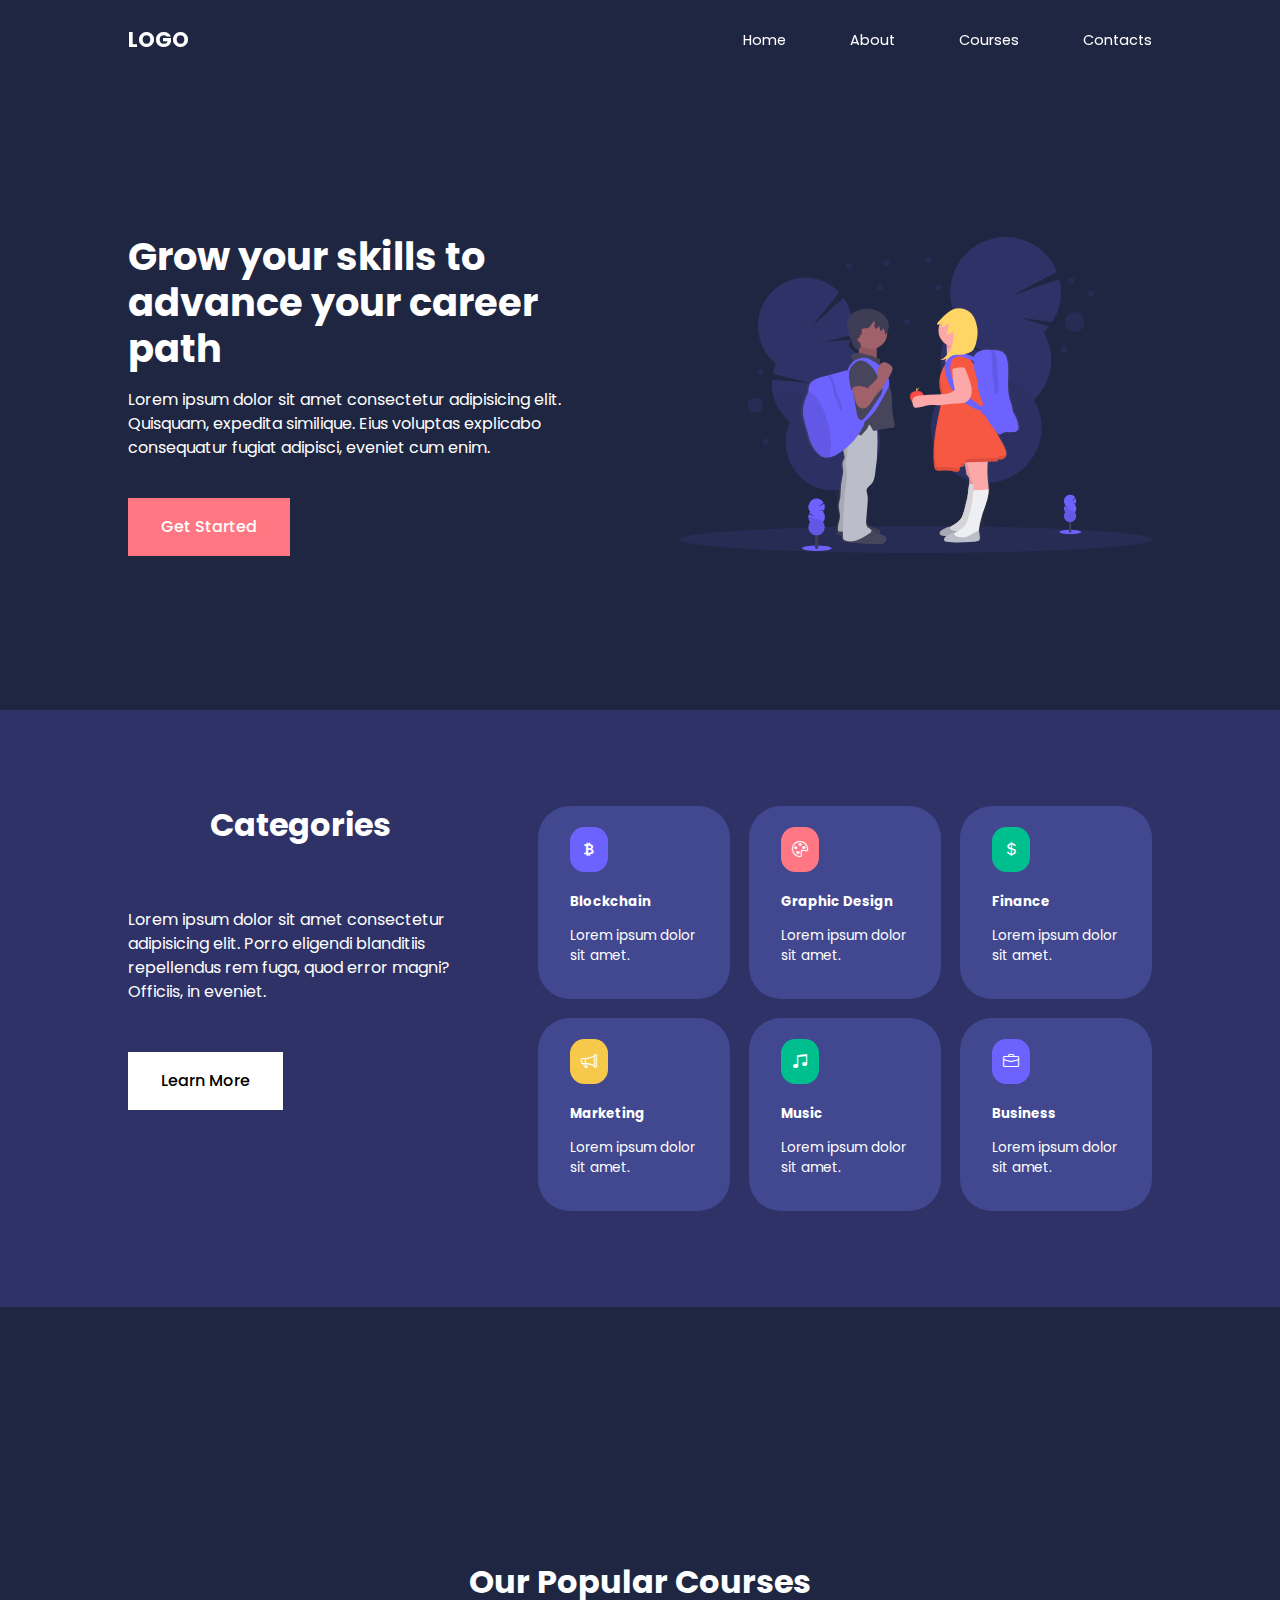
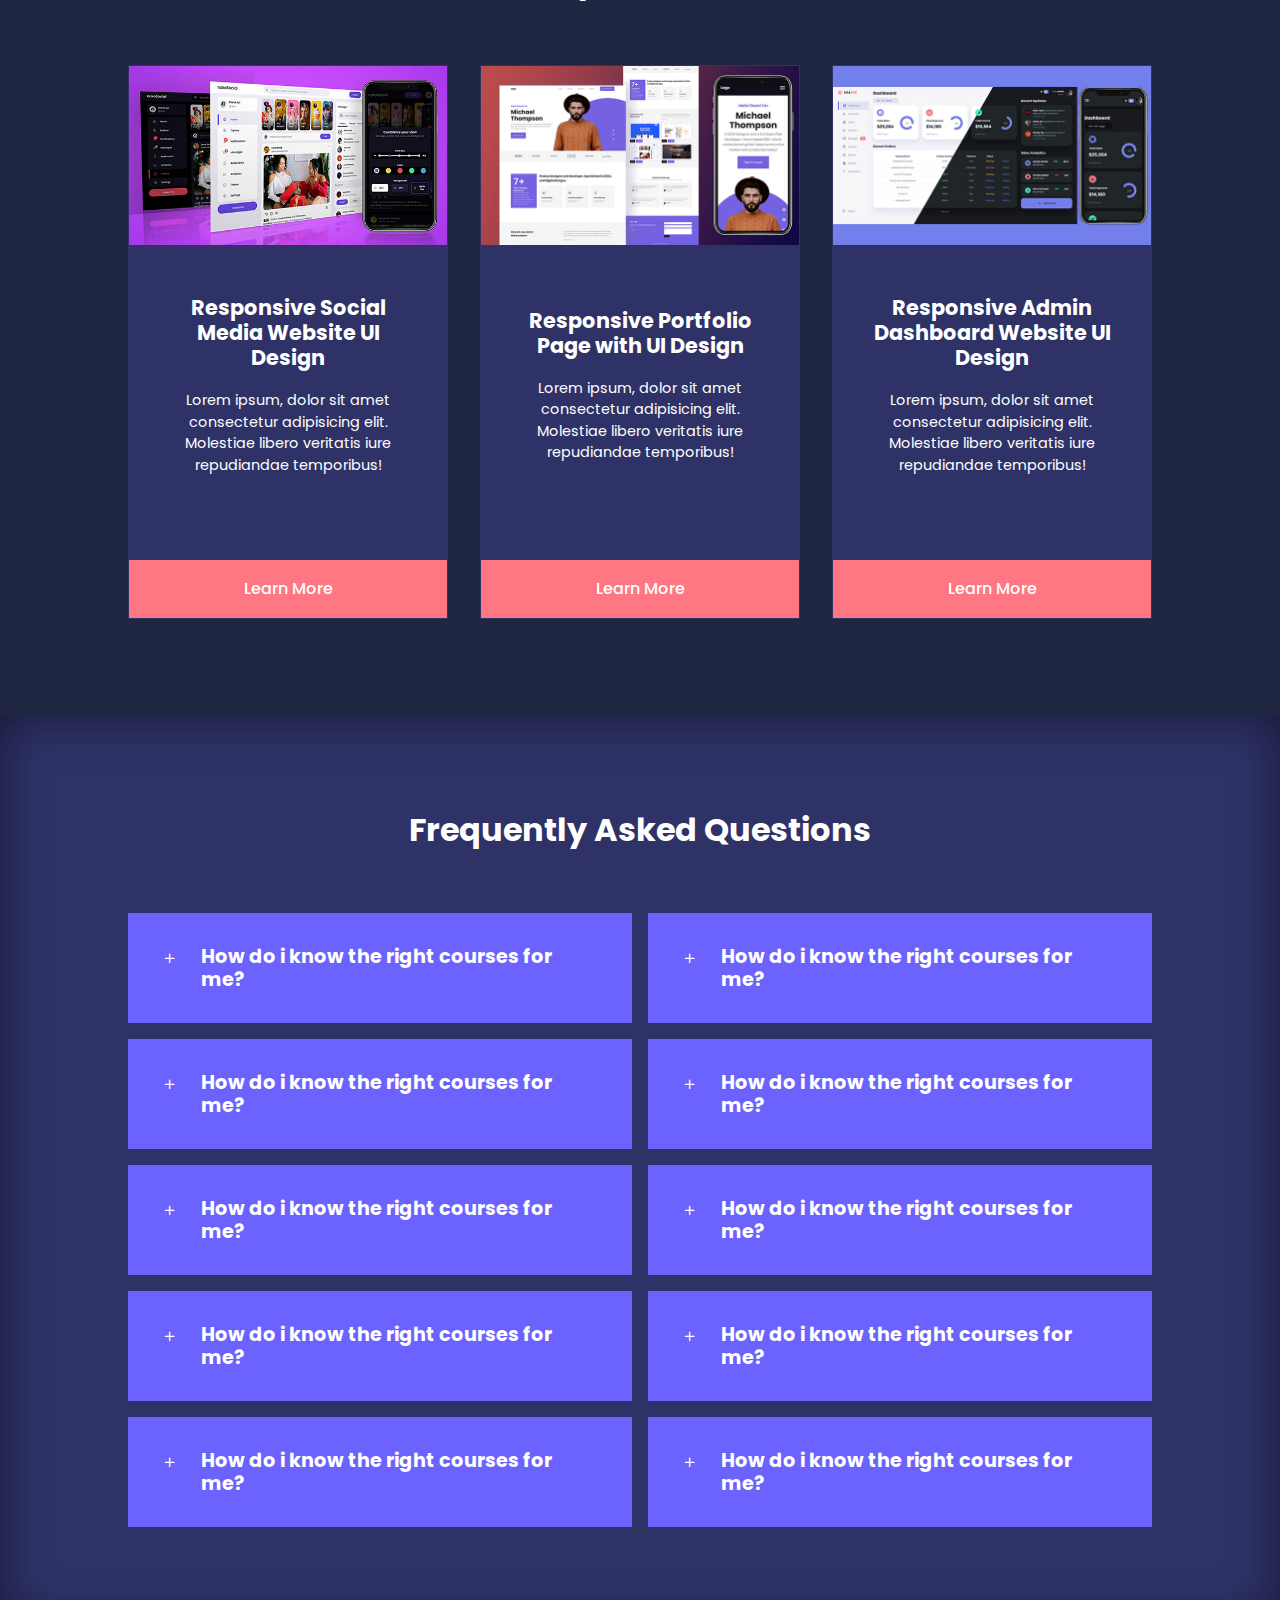
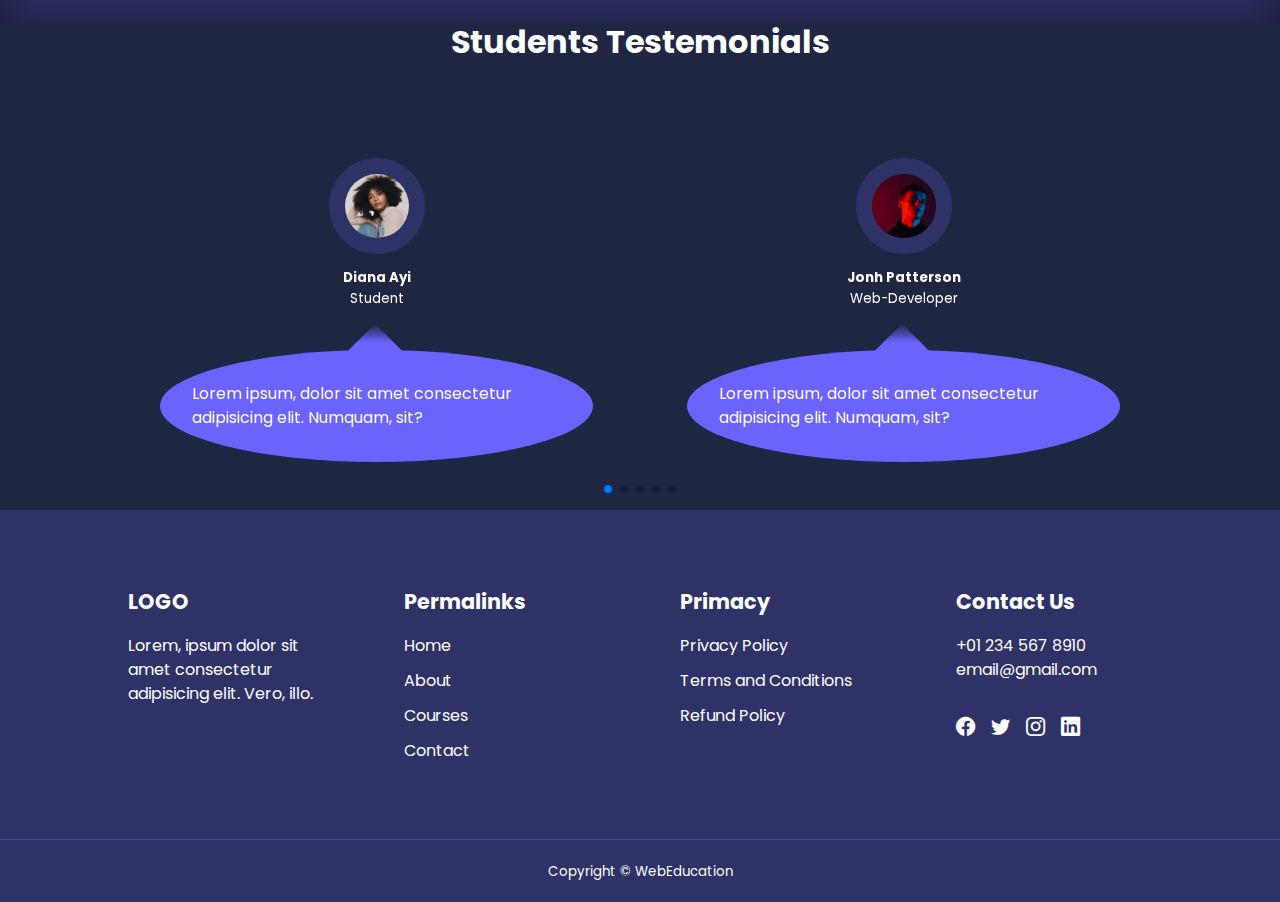
<file: index.html>
<!DOCTYPE html>
<html lang="en">
  <head>
    <meta charset="UTF-8" />
    <meta http-equiv="X-UA-Compatible" content="IE=edge" />
    <meta name="viewport" content="width=device-width, initial-scale=1.0" />
    <title>
      Responsive Multipage Education Website Using HTML / CSS / JavaScript
    </title>
    <link rel="stylesheet" href="./css/main_page/index.css" />
    <!-- Bootstrap Icons -->
    <link
      rel="stylesheet"
      href="https://cdn.jsdelivr.net/npm/bootstrap-icons@1.5.0/font/bootstrap-icons.css"
    />
    <!-- Google Fonts -->
    <link
      href="https://fonts.googleapis.com/css2?family=Montserrat:ital,wght@0,700;1,900&display=swap"
      rel="stylesheet"
    />
    <!--SwiperJS cdn -->
    <link
      rel="stylesheet"
      href="https://unpkg.com/swiper@8/swiper-bundle.min.css"
    />
  </head>

  <body>
    <nav>
      <div class="container nav__container">
        <a href="index.html">
          <h4>LOGO</h4>
        </a>
        <ul class="nav__menu">
          <li><a href="index.html">Home</a></li>
          <li><a href="about.html">About</a></li>
          <li><a href="courses.html">Courses</a></li>
          <li><a href="contacts.html">Contacts</a></li>
        </ul>
        <button id="open-menu-btn">
          <i class="bi bi-list"></i>
        </button>
        <button id="close-menu-btn">
          <i class="bi bi-x"></i>
        </button>
      </div>
    </nav>

    <header>
      <div class="container header__container">
        <div class="header__left">
          <h1>Grow your skills to advance your career path</h1>
          <p>
            Lorem ipsum dolor sit amet consectetur adipisicing elit. Quisquam,
            expedita similique. Eius voluptas explicabo consequatur fugiat
            adipisci, eveniet cum enim.
          </p>
          <a href="courses.html" class="btn btn-primary">Get Started</a>
        </div>
        <div class="header__right">
          <div class="header__right-image">
            <img src="./images/header.svg" alt="header imgs" />
          </div>
        </div>
      </div>
    </header>

    <section class="categories">
      <div class="container categories__container">
        <div class="categories__left">
          <h2>Categories</h2>
          <p>
            Lorem ipsum dolor sit amet consectetur adipisicing elit. Porro
            eligendi blanditiis repellendus rem fuga, quod error magni?
            Officiis, in eveniet.
          </p>
          <a href="#" class="btn">Learn More</a>
        </div>
        <div class="categories__right">
          <article class="category">
            <span class="category__icon"
              ><i class="bi bi-currency-bitcoin"></i
            ></span>
            <h5>Blockchain</h5>
            <p>Lorem ipsum dolor sit amet.</p>
          </article>

          <article class="category">
            <span class="category__icon"><i class="bi bi-palette"></i></span>
            <h5>Graphic Design</h5>
            <p>Lorem ipsum dolor sit amet.</p>
          </article>

          <article class="category">
            <span class="category__icon"
              ><i class="bi bi-currency-dollar"></i
            ></span>
            <h5>Finance</h5>
            <p>Lorem ipsum dolor sit amet.</p>
          </article>
          <article class="category">
            <span class="category__icon"><i class="bi bi-megaphone"></i></span>
            <h5>Marketing</h5>
            <p>Lorem ipsum dolor sit amet.</p>
          </article>
          <article class="category">
            <span class="category__icon"
              ><i class="bi bi-music-note-beamed"></i
            ></span>
            <h5>Music</h5>
            <p>Lorem ipsum dolor sit amet.</p>
          </article>
          <article class="category">
            <span class="category__icon"><i class="bi bi-briefcase"></i></span>
            <h5>Business</h5>
            <p>Lorem ipsum dolor sit amet.</p>
          </article>
        </div>
      </div>
    </section>

    <section class="courses">
      <h2>Our Popular Courses</h2>
      <div class="container courses__container">
        <article class="course">
          <div class="course__image">
            <img src="./images/course1.jpg" alt="course1" />
          </div>
          <div class="course__info">
            <h4>Responsive Social Media Website UI Design</h4>
            <p>
              Lorem ipsum, dolor sit amet consectetur adipisicing elit.
              Molestiae libero veritatis iure repudiandae temporibus!
            </p>
          </div>
          <a href="courses.html" class="btn btn-primary">Learn More</a>
        </article>

        <article class="course">
          <div class="course__image">
            <img src="./images/course2.jpg" alt="course1" />
          </div>
          <div class="course__info">
            <h4>Responsive Portfolio Page with UI Design</h4>
            <p>
              Lorem ipsum, dolor sit amet consectetur adipisicing elit.
              Molestiae libero veritatis iure repudiandae temporibus!
            </p>
          </div>
          <a href="courses.html" class="btn btn-primary">Learn More</a>
        </article>

        <article class="course">
          <div class="course__image">
            <img src="./images/course3.jpg" alt="course1" />
          </div>
          <div class="course__info">
            <h4>Responsive Admin Dashboard Website UI Design</h4>
            <p>
              Lorem ipsum, dolor sit amet consectetur adipisicing elit.
              Molestiae libero veritatis iure repudiandae temporibus!
            </p>
          </div>
          <a href="courses.html" class="btn btn-primary">Learn More</a>
        </article>
      </div>
    </section>

    <section class="fags">
      <h2>Frequently Asked Questions</h2>
      <div class="container fags__container">
        <article class="fag">
          <div class="fag__icons">
            <i class="bi bi-plus"></i>
          </div>
          <div class="question__answer">
            <h4>How do i know the right courses for me?</h4>
            <p>
              Lorem ipsum dolor sit amet consectetur adipisicing elit. Labore,
              exercitationem!
            </p>
          </div>
        </article>

        <article class="fag">
          <div class="fag__icons">
            <i class="bi bi-plus"></i>
          </div>
          <div class="question__answer">
            <h4>How do i know the right courses for me?</h4>
            <p>
              Lorem ipsum dolor sit amet consectetur adipisicing elit. Labore,
              exercitationem!
            </p>
          </div>
        </article>

        <article class="fag">
          <div class="fag__icons">
            <i class="bi bi-plus"></i>
          </div>
          <div class="question__answer">
            <h4>How do i know the right courses for me?</h4>
            <p>
              Lorem ipsum dolor sit amet consectetur adipisicing elit. Labore,
              exercitationem!
            </p>
          </div>
        </article>

        <article class="fag">
          <div class="fag__icons">
            <i class="bi bi-plus"></i>
          </div>
          <div class="question__answer">
            <h4>How do i know the right courses for me?</h4>
            <p>
              Lorem ipsum dolor sit amet consectetur adipisicing elit. Labore,
              exercitationem!
            </p>
          </div>
        </article>

        <article class="fag">
          <div class="fag__icons">
            <i class="bi bi-plus"></i>
          </div>
          <div class="question__answer">
            <h4>How do i know the right courses for me?</h4>
            <p>
              Lorem ipsum dolor sit amet consectetur adipisicing elit. Labore,
              exercitationem!
            </p>
          </div>
        </article>

        <article class="fag">
          <div class="fag__icons">
            <i class="bi bi-plus"></i>
          </div>
          <div class="question__answer">
            <h4>How do i know the right courses for me?</h4>
            <p>
              Lorem ipsum dolor sit amet consectetur adipisicing elit. Labore,
              exercitationem!
            </p>
          </div>
        </article>

        <article class="fag">
          <div class="fag__icons">
            <i class="bi bi-plus"></i>
          </div>
          <div class="question__answer">
            <h4>How do i know the right courses for me?</h4>
            <p>
              Lorem ipsum dolor sit amet consectetur adipisicing elit. Labore,
              exercitationem!
            </p>
          </div>
        </article>

        <article class="fag">
          <div class="fag__icons">
            <i class="bi bi-plus"></i>
          </div>
          <div class="question__answer">
            <h4>How do i know the right courses for me?</h4>
            <p>
              Lorem ipsum dolor sit amet consectetur adipisicing elit. Labore,
              exercitationem!
            </p>
          </div>
        </article>

        <article class="fag">
          <div class="fag__icons">
            <i class="bi bi-plus"></i>
          </div>
          <div class="question__answer">
            <h4>How do i know the right courses for me?</h4>
            <p>
              Lorem ipsum dolor sit amet consectetur adipisicing elit. Labore,
              exercitationem!
            </p>
          </div>
        </article>

        <article class="fag">
          <div class="fag__icons">
            <i class="bi bi-plus"></i>
          </div>
          <div class="question__answer">
            <h4>How do i know the right courses for me?</h4>
            <p>
              Lorem ipsum dolor sit amet consectetur adipisicing elit. Labore,
              exercitationem!
            </p>
          </div>
        </article>
      </div>
    </section>

    <section class="container testimonial__container swiper mySwiper">
      <h2>Students Testemonials</h2>
      <div class="swiper-wrapper">
        <article class="testimonial swiper-slide">
          <div class="avatar">
            <img src="./images/avatar1.jpg" alt="testimonial" />
          </div>
          <div class="testimonial__info">
            <h5>Diana Ayi</h5>
            <small>Student</small>
          </div>
          <div class="testemonial__body">
            <p>
              Lorem ipsum, dolor sit amet consectetur adipisicing elit. Numquam,
              sit?
            </p>
          </div>
        </article>

        <article class="testimonial swiper-slide">
          <div class="avatar">
            <img src="./images/avatar2.jpg" alt="testimonial" />
          </div>
          <div class="testimonial__info">
            <h5>Jonh Patterson</h5>
            <small>Web-Developer</small>
          </div>
          <div class="testemonial__body">
            <p>
              Lorem ipsum, dolor sit amet consectetur adipisicing elit. Numquam,
              sit?
            </p>
          </div>
        </article>

        <article class="testimonial swiper-slide">
          <div class="avatar">
            <img src="./images/avatar3.jpg" alt="testimonial" />
          </div>
          <div class="testimonial__info">
            <h5>Tom Fisherman</h5>
            <small>HR</small>
          </div>
          <div class="testemonial__body">
            <p>
              Lorem ipsum, dolor sit amet consectetur adipisicing elit. Numquam,
              sit?
            </p>
          </div>
        </article>

        <article class="testimonial swiper-slide">
          <div class="avatar">
            <img src="./images/avatar4.jpg" alt="testimonial" />
          </div>
          <div class="testimonial__info">
            <h5>Allisa Teylor</h5>
            <small>Student</small>
          </div>
          <div class="testemonial__body">
            <p>
              Lorem ipsum, dolor sit amet consectetur adipisicing elit. Numquam,
              sit?
            </p>
          </div>
        </article>

        <article class="testimonial swiper-slide">
          <div class="avatar">
            <img src="./images/avatar5.jpg" alt="testimonial" />
          </div>
          <div class="testimonial__info">
            <h5>Marry Cherry</h5>
            <small>Project-seller</small>
          </div>
          <div class="testemonial__body">
            <p>
              Lorem ipsum, dolor sit amet consectetur adipisicing elit. Numquam,
              sit?
            </p>
          </div>
        </article>

        <article class="testimonial swiper-slide">
          <div class="avatar">
            <img src="./images/avatar6.jpg" alt="testimonial" />
          </div>
          <div class="testimonial__info">
            <h5>Diana Smith</h5>
            <small>Student</small>
          </div>
          <div class="testemonial__body">
            <p>
              Lorem ipsum, dolor sit amet consectetur adipisicing elit. Numquam,
              sit?
            </p>
          </div>
        </article>
      </div>
      <div class="swiper-pagination"></div>
    </section>

    <footer class="footer">
      <div class="container footer__container">
        <div class="footer__1">
          <a href="index.html" class="footer__logo">
            <h4>LOGO</h4>
          </a>
          <p>
            Lorem, ipsum dolor sit amet consectetur adipisicing elit. Vero,
            illo.
          </p>
        </div>

        <div class="footer__2">
          <h4>Permalinks</h4>
          <ul class="permalinks">
            <li><a href="index.html">Home</a></li>
            <li><a href="about.html">About</a></li>
            <li><a href="courses.html">Courses</a></li>
            <li><a href="contacts.html">Contact</a></li>
          </ul>
        </div>

        <div class="footer__3">
          <h4>Primacy</h4>
          <ul class="privacy">
            <li><a href="#">Privacy Policy</a></li>
            <li><a href="#">Terms and Conditions</a></li>
            <li><a href="#">Refund Policy</a></li>
          </ul>
        </div>

        <div class="footer__4">
          <h4>Contact Us</h4>
          <div>
            <p>+01 234 567 8910</p>
            <p>email@gmail.com</p>
            <ul class="footer__socials">
              <li>
                <a href="#"><i class="bi bi-facebook"></i></a>
              </li>
              <li>
                <a href="#"><i class="bi bi-twitter"></i></a>
              </li>
              <li>
                <a href="#"><i class="bi bi-instagram"></i></a>
              </li>
              <li>
                <a href="#"><i class="bi bi-linkedin"></i></a>
              </li>
            </ul>
          </div>
        </div>
      </div>
      <div class="footer__copiright">
        <small>Copyright &copy; WebEducation </small>
      </div>
    </footer>

    <script src="https://unpkg.com/swiper@8/swiper-bundle.min.js"></script>
    <script src="./index.js"></script>

    <!-- Initialize Swiper -->
    <script>
      const swiper = new Swiper('.mySwiper', {
        slidesPerView: 1,
        spaceBetween: 30,
        pagination: {
          el: '.swiper-pagination',
          clickable: true,
        },
        //when windows width is >= 768px
        breakpoints: {
          768: {
            slidesPerView: 2,
          },
        },
      });
    </script>
  </body>
</html>
</file>
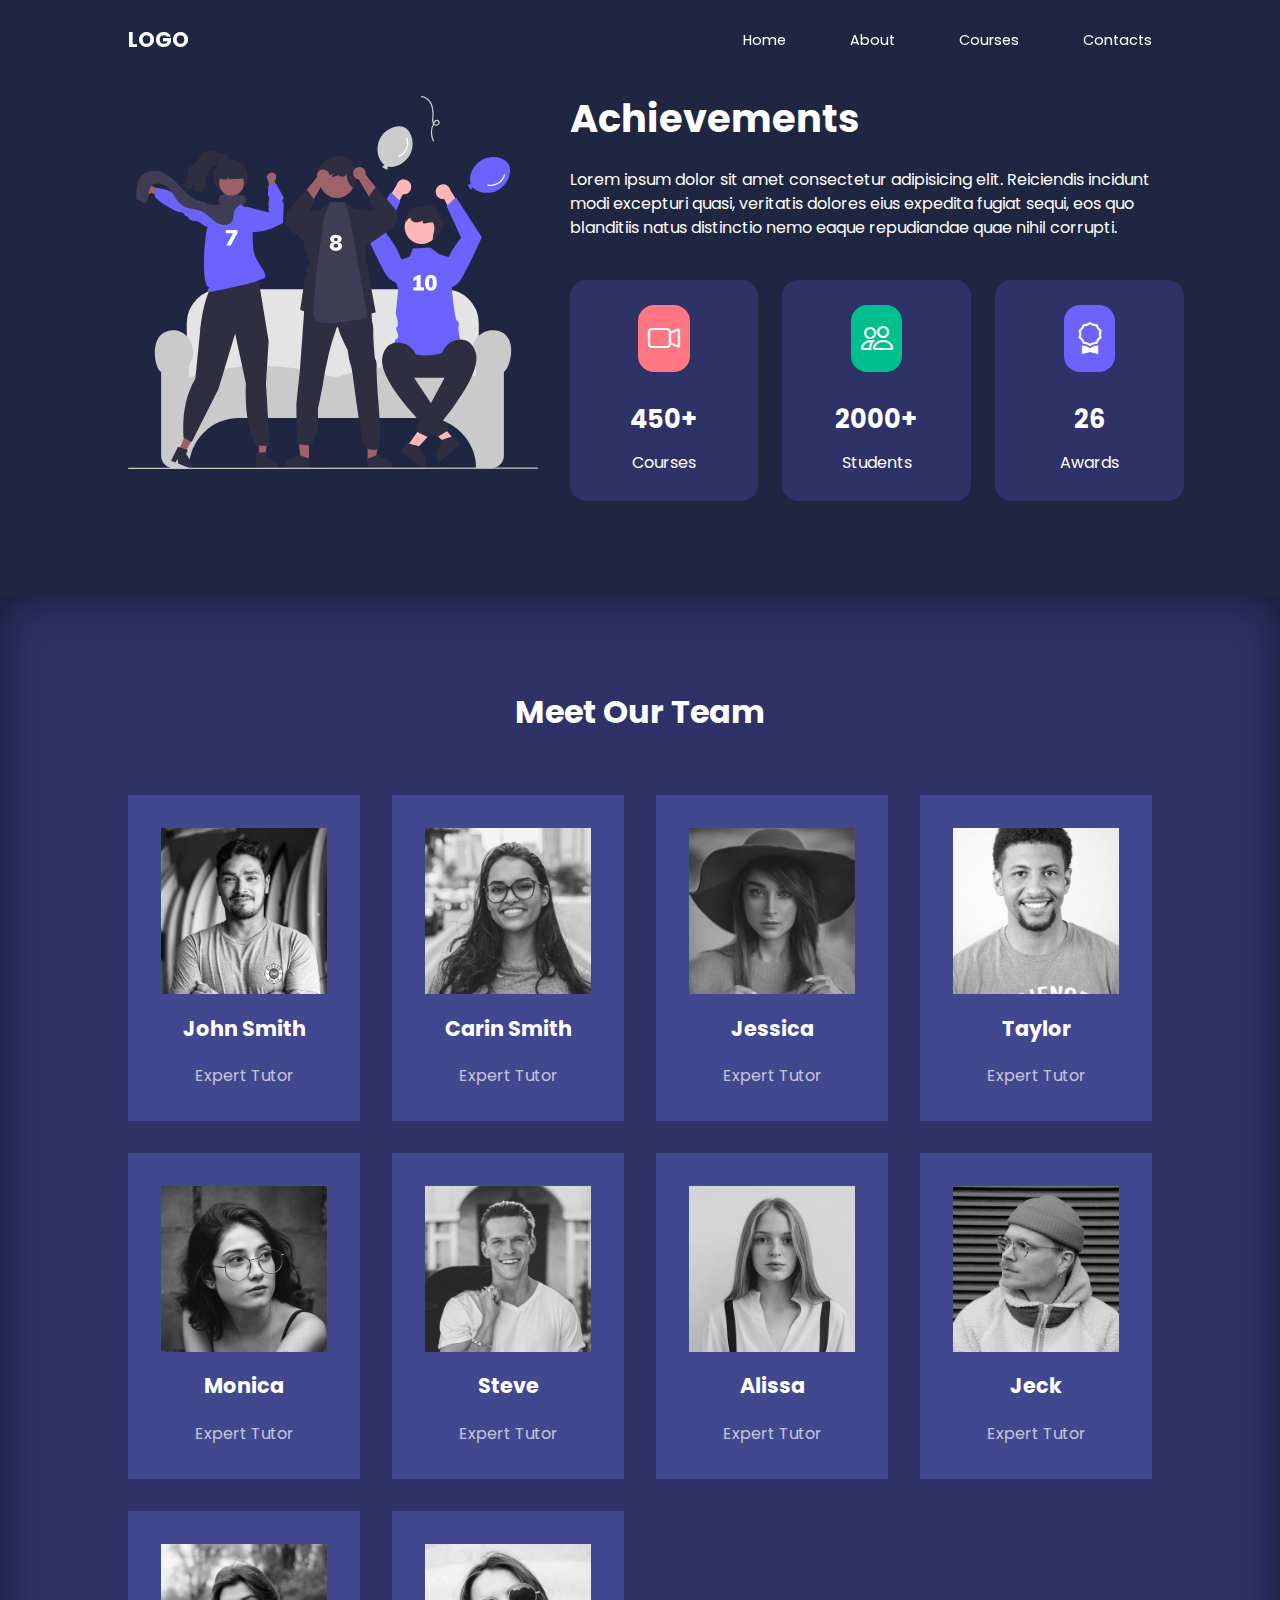
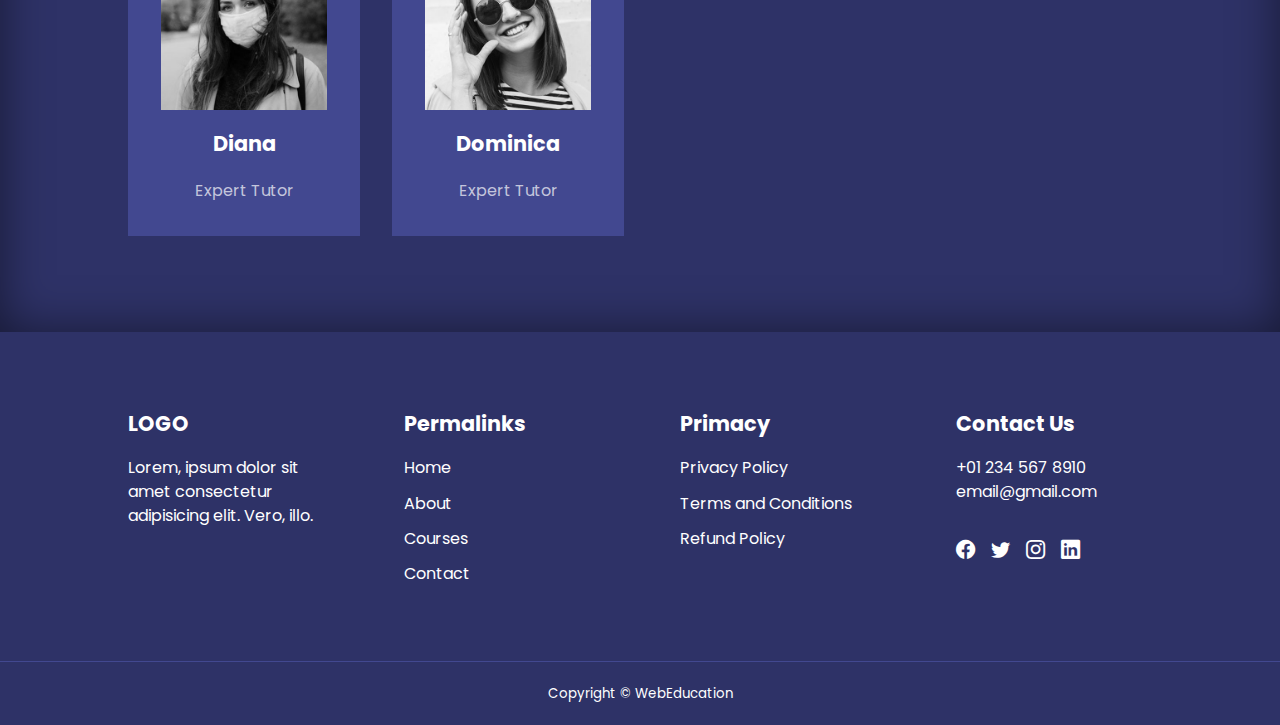
<file: about.html>
<!DOCTYPE html>
<html lang="en">
  <head>
    <meta charset="UTF-8" />
    <meta http-equiv="X-UA-Compatible" content="IE=edge" />
    <meta name="viewport" content="width=device-width, initial-scale=1.0" />
    <title>
      About => Responsive Multipage Education Website Using HTML / CSS /
      JavaScript
    </title>
    <link rel="stylesheet" href="./css/main_page/index.css" />
    <link rel="stylesheet" href="./css/about_page/about.css" />

    <!-- Bootstrap Icons -->
    <link
      rel="stylesheet"
      href="https://cdn.jsdelivr.net/npm/bootstrap-icons@1.5.0/font/bootstrap-icons.css"
    />
    <!-- Google Fonts -->
    <link
      href="https://fonts.googleapis.com/css2?family=Montserrat:ital,wght@0,700;1,900&display=swap"
      rel="stylesheet"
    />
  </head>
  <body>
    <nav>
      <div class="container nav__container">
        <a href="index.html">
          <h4>LOGO</h4>
        </a>
        <ul class="nav__menu">
          <li><a href="index.html">Home</a></li>
          <li><a href="about.html">About</a></li>
          <li><a href="courses.html">Courses</a></li>
          <li><a href="contacts.html">Contacts</a></li>
        </ul>
        <button id="open-menu-btn">
          <i class="bi bi-list"></i>
        </button>
        <button id="close-menu-btn">
          <i class="bi bi-x"></i>
        </button>
      </div>
    </nav>

    <section class="about__archievements">
      <div class="container about__archievements-container">
        <div class="about__arhievements-left">
          <img src="./images/about achievements.svg" alt="about" />
        </div>
        <div class="about__arhievements-right">
          <h1>Achievements</h1>
          <p>
            Lorem ipsum dolor sit amet consectetur adipisicing elit. Reiciendis
            incidunt modi excepturi quasi, veritatis dolores eius expedita
            fugiat sequi, eos quo blanditiis natus distinctio nemo eaque
            repudiandae quae nihil corrupti.
          </p>
          <div class="achievements__cards">
            <article class="achievemnet__card">
              <span class="achievements__icon">
                <i class="bi bi-camera-video"></i>
              </span>
              <h3>450+</h3>
              <p>Courses</p>
            </article>

            <article class="achievemnet__card">
              <span class="achievements__icon">
                <i class="bi bi-people"></i>
              </span>
              <h3>2000+</h3>
              <p>Students</p>
            </article>

            <article class="achievemnet__card">
              <span class="achievements__icon">
                <i class="bi bi-award"></i>
              </span>
              <h3>26</h3>
              <p>Awards</p>
            </article>
          </div>
        </div>
      </div>
    </section>

    <section class="team">
      <h2>Meet Our Team</h2>
      <div class="container team__container">
        <article class="team__member">
          <div class="team__member-image">
            <img src="./images/tm1.jpg" alt="team member" />
          </div>
          <div class="team__member-info">
            <h4>John Smith</h4>
            <p>Expert Tutor</p>
          </div>
          <div class="team__member-socials">
            <a href="https://www.instagram.com" target="_blank">
              <i class="bi bi-instagram"></i>
            </a>
            <a href="https://www.twitter.com" target="_blank">
              <i class="bi bi-twitter"></i>
            </a>
            <a href="https://www.linkedin.com" target="_blank">
              <i class="bi bi-linkedin"></i>
            </a>
          </div>
        </article>

        <article class="team__member">
          <div class="team__member-image">
            <img src="./images/tm2.jpg" alt="team member" />
          </div>
          <div class="team__member-info">
            <h4>Carin Smith</h4>
            <p>Expert Tutor</p>
          </div>
          <div class="team__member-socials">
            <a href="https://www.instagram.com" target="_blank">
              <i class="bi bi-instagram"></i>
            </a>
            <a href="https://www.twitter.com" target="_blank">
              <i class="bi bi-twitter"></i>
            </a>
            <a href="https://www.linkedin.com" target="_blank">
              <i class="bi bi-linkedin"></i>
            </a>
          </div>
        </article>

        <article class="team__member">
          <div class="team__member-image">
            <img src="./images/tm3.jpg" alt="team member" />
          </div>
          <div class="team__member-info">
            <h4>Jessica</h4>
            <p>Expert Tutor</p>
          </div>
          <div class="team__member-socials">
            <a href="https://www.instagram.com" target="_blank">
              <i class="bi bi-instagram"></i>
            </a>
            <a href="https://www.twitter.com" target="_blank">
              <i class="bi bi-twitter"></i>
            </a>
            <a href="https://www.linkedin.com" target="_blank">
              <i class="bi bi-linkedin"></i>
            </a>
          </div>
        </article>

        <article class="team__member">
          <div class="team__member-image">
            <img src="./images/tm4.jpg" alt="team member" />
          </div>
          <div class="team__member-info">
            <h4>Taylor</h4>
            <p>Expert Tutor</p>
          </div>
          <div class="team__member-socials">
            <a href="https://www.instagram.com" target="_blank">
              <i class="bi bi-instagram"></i>
            </a>
            <a href="https://www.twitter.com" target="_blank">
              <i class="bi bi-twitter"></i>
            </a>
            <a href="https://www.linkedin.com" target="_blank">
              <i class="bi bi-linkedin"></i>
            </a>
          </div>
        </article>

        <article class="team__member">
          <div class="team__member-image">
            <img src="./images/tm5.jpg" alt="team member" />
          </div>
          <div class="team__member-info">
            <h4>Monica</h4>
            <p>Expert Tutor</p>
          </div>
          <div class="team__member-socials">
            <a href="https://www.instagram.com" target="_blank">
              <i class="bi bi-instagram"></i>
            </a>
            <a href="https://www.twitter.com" target="_blank">
              <i class="bi bi-twitter"></i>
            </a>
            <a href="https://www.linkedin.com" target="_blank">
              <i class="bi bi-linkedin"></i>
            </a>
          </div>
        </article>

        <article class="team__member">
          <div class="team__member-image">
            <img src="./images/tm6.jpg" alt="team member" />
          </div>
          <div class="team__member-info">
            <h4>Steve</h4>
            <p>Expert Tutor</p>
          </div>
          <div class="team__member-socials">
            <a href="https://www.instagram.com" target="_blank">
              <i class="bi bi-instagram"></i>
            </a>
            <a href="https://www.twitter.com" target="_blank">
              <i class="bi bi-twitter"></i>
            </a>
            <a href="https://www.linkedin.com" target="_blank">
              <i class="bi bi-linkedin"></i>
            </a>
          </div>
        </article>

        <article class="team__member">
          <div class="team__member-image">
            <img src="./images/tm7.jpg" alt="team member" />
          </div>
          <div class="team__member-info">
            <h4>Alissa</h4>
            <p>Expert Tutor</p>
          </div>
          <div class="team__member-socials">
            <a href="https://www.instagram.com" target="_blank">
              <i class="bi bi-instagram"></i>
            </a>
            <a href="https://www.twitter.com" target="_blank">
              <i class="bi bi-twitter"></i>
            </a>
            <a href="https://www.linkedin.com" target="_blank">
              <i class="bi bi-linkedin"></i>
            </a>
          </div>
        </article>

        <article class="team__member">
          <div class="team__member-image">
            <img src="./images/tm8.jpg" alt="team member" />
          </div>
          <div class="team__member-info">
            <h4>Jeck</h4>
            <p>Expert Tutor</p>
          </div>
          <div class="team__member-socials">
            <a href="https://www.instagram.com" target="_blank">
              <i class="bi bi-instagram"></i>
            </a>
            <a href="https://www.twitter.com" target="_blank">
              <i class="bi bi-twitter"></i>
            </a>
            <a href="https://www.linkedin.com" target="_blank">
              <i class="bi bi-linkedin"></i>
            </a>
          </div>
        </article>

        <article class="team__member">
          <div class="team__member-image">
            <img src="./images/tm9.jpg" alt="team member" />
          </div>
          <div class="team__member-info">
            <h4>Diana</h4>
            <p>Expert Tutor</p>
          </div>
          <div class="team__member-socials">
            <a href="https://www.instagram.com" target="_blank">
              <i class="bi bi-instagram"></i>
            </a>
            <a href="https://www.twitter.com" target="_blank">
              <i class="bi bi-twitter"></i>
            </a>
            <a href="https://www.linkedin.com" target="_blank">
              <i class="bi bi-linkedin"></i>
            </a>
          </div>
        </article>

        <article class="team__member">
          <div class="team__member-image">
            <img src="./images/tm10.jpg" alt="team member" />
          </div>
          <div class="team__member-info">
            <h4>Dominica</h4>
            <p>Expert Tutor</p>
          </div>
          <div class="team__member-socials">
            <a href="https://www.instagram.com" target="_blank">
              <i class="bi bi-instagram"></i>
            </a>
            <a href="https://www.twitter.com" target="_blank">
              <i class="bi bi-twitter"></i>
            </a>
            <a href="https://www.linkedin.com" target="_blank">
              <i class="bi bi-linkedin"></i>
            </a>
          </div>
        </article>
      </div>
    </section>

    <footer class="footer">
      <div class="container footer__container">
        <div class="footer__1">
          <a href="index.html" class="footer__logo">
            <h4>LOGO</h4>
          </a>
          <p>
            Lorem, ipsum dolor sit amet consectetur adipisicing elit. Vero,
            illo.
          </p>
        </div>

        <div class="footer__2">
          <h4>Permalinks</h4>
          <ul class="permalinks">
            <li><a href="index.html">Home</a></li>
            <li><a href="about.html">About</a></li>
            <li><a href="courses.html">Courses</a></li>
            <li><a href="contacts.html">Contact</a></li>
          </ul>
        </div>

        <div class="footer__3">
          <h4>Primacy</h4>
          <ul class="privacy">
            <li><a href="#">Privacy Policy</a></li>
            <li><a href="#">Terms and Conditions</a></li>
            <li><a href="#">Refund Policy</a></li>
          </ul>
        </div>

        <div class="footer__4">
          <h4>Contact Us</h4>
          <div>
            <p>+01 234 567 8910</p>
            <p>email@gmail.com</p>
            <ul class="footer__socials">
              <li>
                <a href="#"><i class="bi bi-facebook"></i></a>
              </li>
              <li>
                <a href="#"><i class="bi bi-twitter"></i></a>
              </li>
              <li>
                <a href="#"><i class="bi bi-instagram"></i></a>
              </li>
              <li>
                <a href="#"><i class="bi bi-linkedin"></i></a>
              </li>
            </ul>
          </div>
        </div>
      </div>
      <div class="footer__copiright">
        <small>Copyright &copy; WebEducation </small>
      </div>
    </footer>

    <script src="./index.js"></script>
  </body>
</html>
</file>
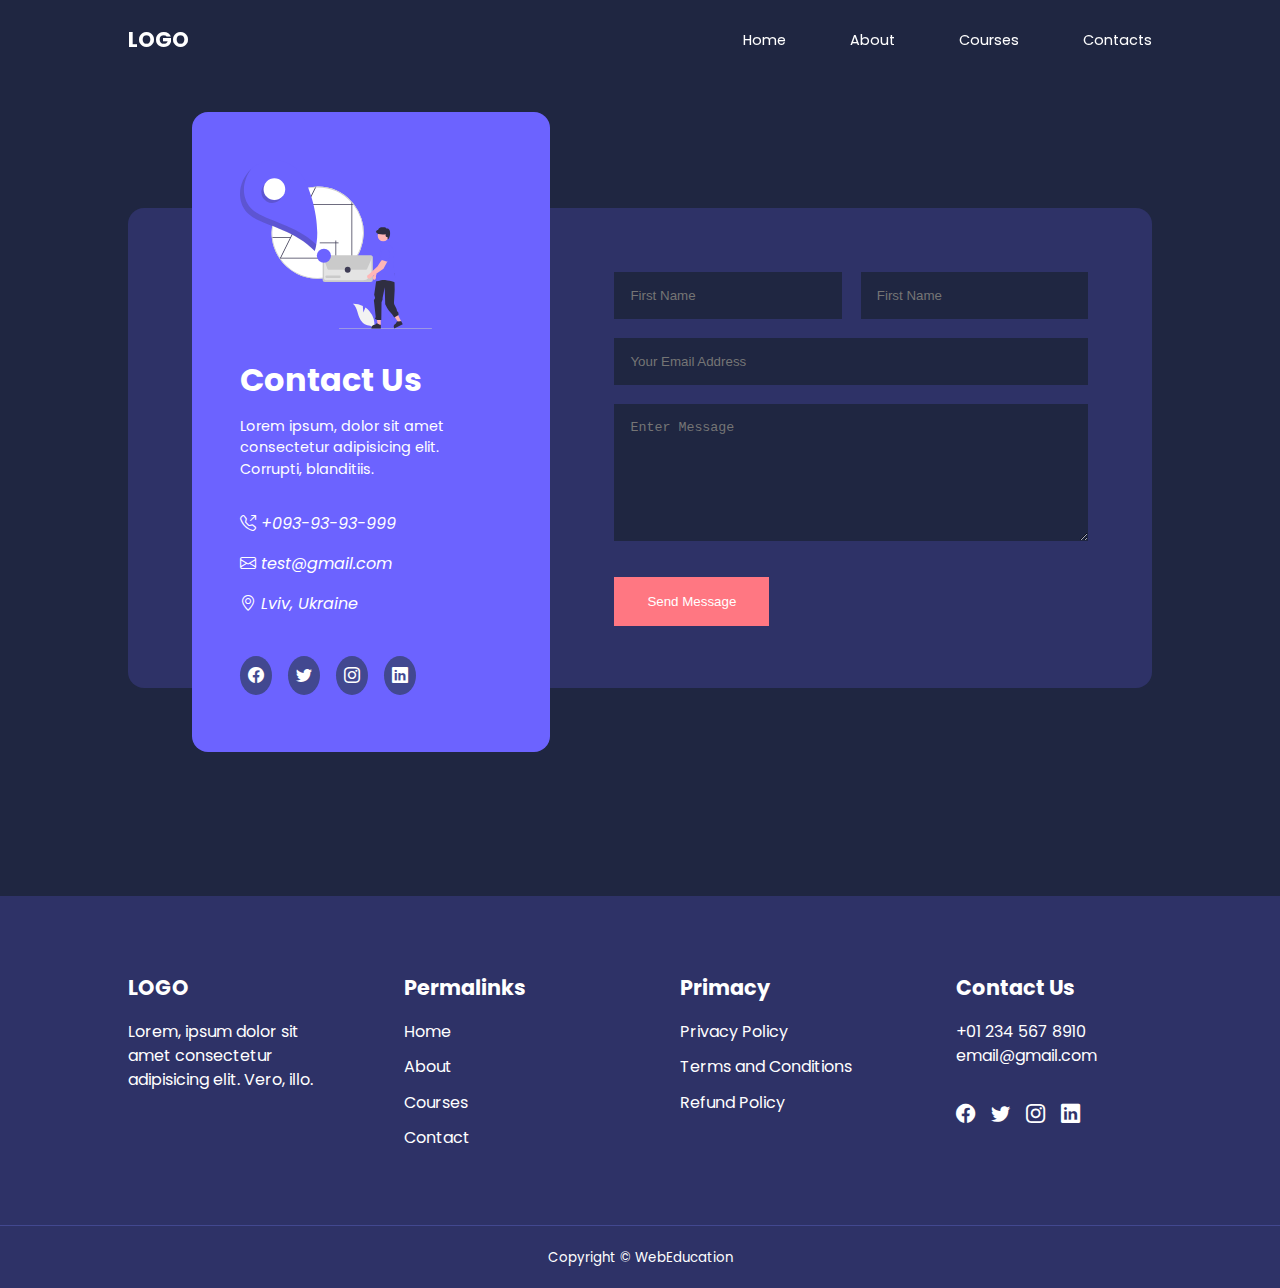
<file: contacts.html>
<!DOCTYPE html>
<html lang="en">
  <head>
    <meta charset="UTF-8" />
    <meta http-equiv="X-UA-Compatible" content="IE=edge" />
    <meta name="viewport" content="width=device-width, initial-scale=1.0" />
    <title>
      Courses => Responsive Multipage Education Website Using HTML / CSS /
      JavaScript
    </title>
    <link rel="stylesheet" href="./css/main_page/index.css" />
    <link rel="stylesheet" href="./css/contacts/contacts.css" />

    <!-- Bootstrap Icons -->
    <link
      rel="stylesheet"
      href="https://cdn.jsdelivr.net/npm/bootstrap-icons@1.5.0/font/bootstrap-icons.css"
    />
    <!-- Google Fonts -->
    <link
      href="https://fonts.googleapis.com/css2?family=Montserrat:ital,wght@0,700;1,900&display=swap"
      rel="stylesheet"
    />
  </head>
  <body>
    <nav>
      <div class="container nav__container">
        <a href="index.html">
          <h4>LOGO</h4>
        </a>
        <ul class="nav__menu">
          <li><a href="index.html">Home</a></li>
          <li><a href="about.html">About</a></li>
          <li><a href="courses.html">Courses</a></li>
          <li><a href="contacts.html">Contacts</a></li>
        </ul>
        <button id="open-menu-btn">
          <i class="bi bi-list"></i>
        </button>
        <button id="close-menu-btn">
          <i class="bi bi-x"></i>
        </button>
      </div>
    </nav>

    <section class="contacts">
      <div class="container contacts__container">
        <aside class="contacts__aside">
          <div class="aside__image">
            <img src="./images/contact.svg" alt="contact image" />
          </div>
          <h2>Contact Us</h2>
          <p>
            Lorem ipsum, dolor sit amet consectetur adipisicing elit. Corrupti,
            blanditiis.
          </p>
          <ul class="contacts__details">
            <li>
              <a href="tel:+0939393999">
                <i class="bi bi-telephone-outbound"> +093-93-93-999</i>
              </a>
            </li>
            <li>
              <a href="mailto:test@gmail.com">
                <i class="bi bi-envelope"> test@gmail.com</i>
              </a>
            </li>
            <li>
              <a href="">
                <i class="bi bi-geo-alt"> Lviv, Ukraine</i>
              </a>
            </li>
            <ul class="contacts__socials">
              <li>
                <a href="#"><i class="bi bi-facebook"></i></a>
              </li>
              <li>
                <a href="#"><i class="bi bi-twitter"></i></a>
              </li>
              <li>
                <a href="#"><i class="bi bi-instagram"></i></a>
              </li>
              <li>
                <a href="#"><i class="bi bi-linkedin"></i></a>
              </li>
            </ul>
          </ul>
        </aside>

        <form
          class="contacts__form"
          id="my-form"
          action="https://formspree.io/f/xwkyzwjy"
          method="POST"
        >
          <div class="form__name">
            <input
              type="text"
              name="First Name"
              placeholder="First Name"
              required
            />
            <input
              type="text"
              name="Last Name"
              placeholder="First Name"
              required
            />
          </div>
          <input
            type="email"
            name="email"
            placeholder="Your Email Address"
            required
          />
          <textarea
            name="message"
            cols="30"
            rows="7"
            placeholder="Enter Message"
            required
          ></textarea>
          <button id="my-form-button" class="btn btn-primary">
            Send Message
          </button>
          <p id="my-form-status"></p>
        </form>
      </div>
    </section>

    <footer class="footer">
      <div class="container footer__container">
        <div class="footer__1">
          <a href="index.html" class="footer__logo">
            <h4>LOGO</h4>
          </a>
          <p>
            Lorem, ipsum dolor sit amet consectetur adipisicing elit. Vero,
            illo.
          </p>
        </div>

        <div class="footer__2">
          <h4>Permalinks</h4>
          <ul class="permalinks">
            <li><a href="index.html">Home</a></li>
            <li><a href="about.html">About</a></li>
            <li><a href="courses.html">Courses</a></li>
            <li><a href="contacts.html">Contact</a></li>
          </ul>
        </div>

        <div class="footer__3">
          <h4>Primacy</h4>
          <ul class="privacy">
            <li><a href="#">Privacy Policy</a></li>
            <li><a href="#">Terms and Conditions</a></li>
            <li><a href="#">Refund Policy</a></li>
          </ul>
        </div>

        <div class="footer__4">
          <h4>Contact Us</h4>
          <div>
            <p>+01 234 567 8910</p>
            <p>email@gmail.com</p>
            <ul class="footer__socials">
              <li>
                <a href="#"><i class="bi bi-facebook"></i></a>
              </li>
              <li>
                <a href="#"><i class="bi bi-twitter"></i></a>
              </li>
              <li>
                <a href="#"><i class="bi bi-instagram"></i></a>
              </li>
              <li>
                <a href="#"><i class="bi bi-linkedin"></i></a>
              </li>
            </ul>
          </div>
        </div>
      </div>
      <div class="footer__copiright">
        <small>Copyright &copy; WebEducation </small>
      </div>
    </footer>

    <script src="./index.js"></script>
    <!-- Formspree script  -->
    <script>
      var form = document.getElementById('my-form');

      async function handleSubmit(event) {
        event.preventDefault();
        var status = document.getElementById('my-form-status');
        var data = new FormData(event.target);
        fetch(event.target.action, {
          method: form.method,
          body: data,
          headers: {
            Accept: 'application/json',
          },
        })
          .then((response) => {
            if (response.ok) {
              status.innerHTML = 'Thanks for your submission!';
              form.reset();
            } else {
              response.json().then((data) => {
                if (Object.hasOwn(data, 'errors')) {
                  status.innerHTML = data['errors']
                    .map((error) => error['message'])
                    .join(', ');
                } else {
                  status.innerHTML =
                    'Oops! There was a problem submitting your form';
                }
              });
            }
          })
          .catch((error) => {
            status.innerHTML = 'Oops! There was a problem submitting your form';
          });
      }
      form.addEventListener('submit', handleSubmit);
    </script>
  </body>
</html>
</file>
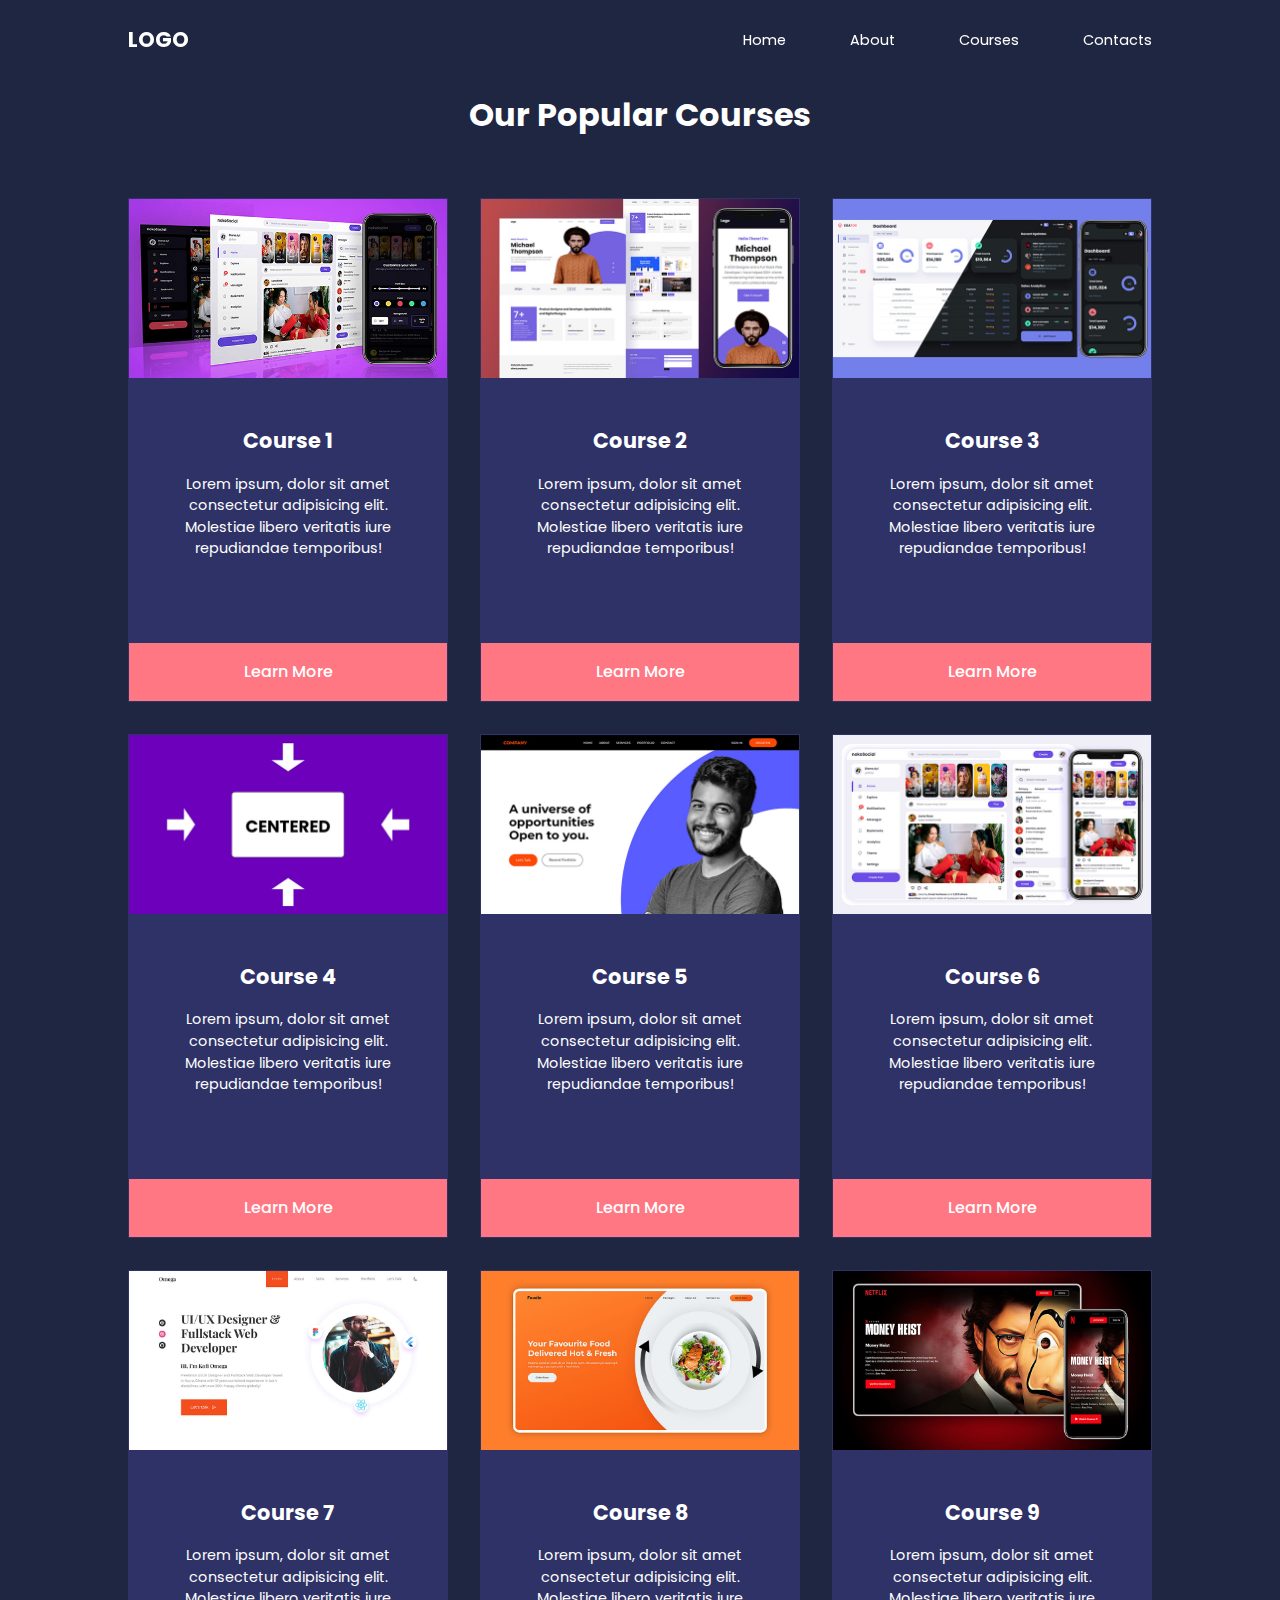
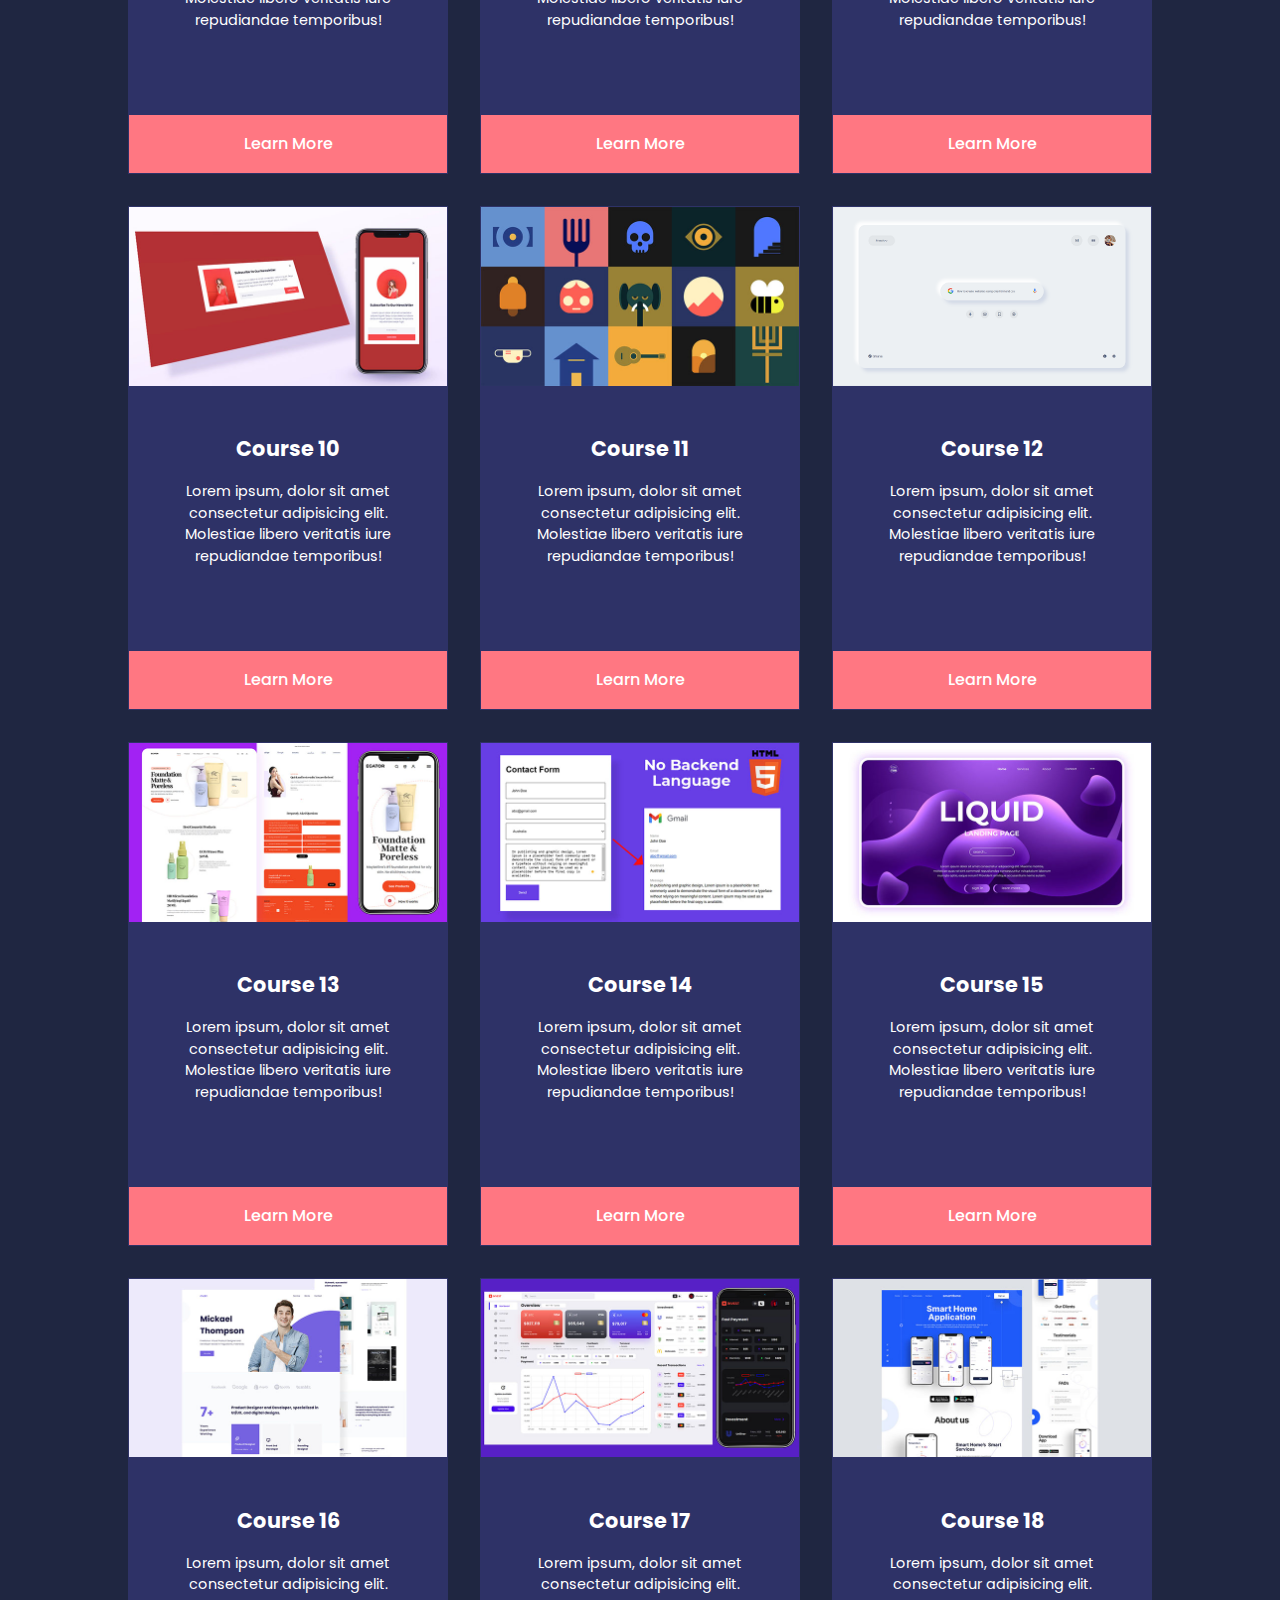
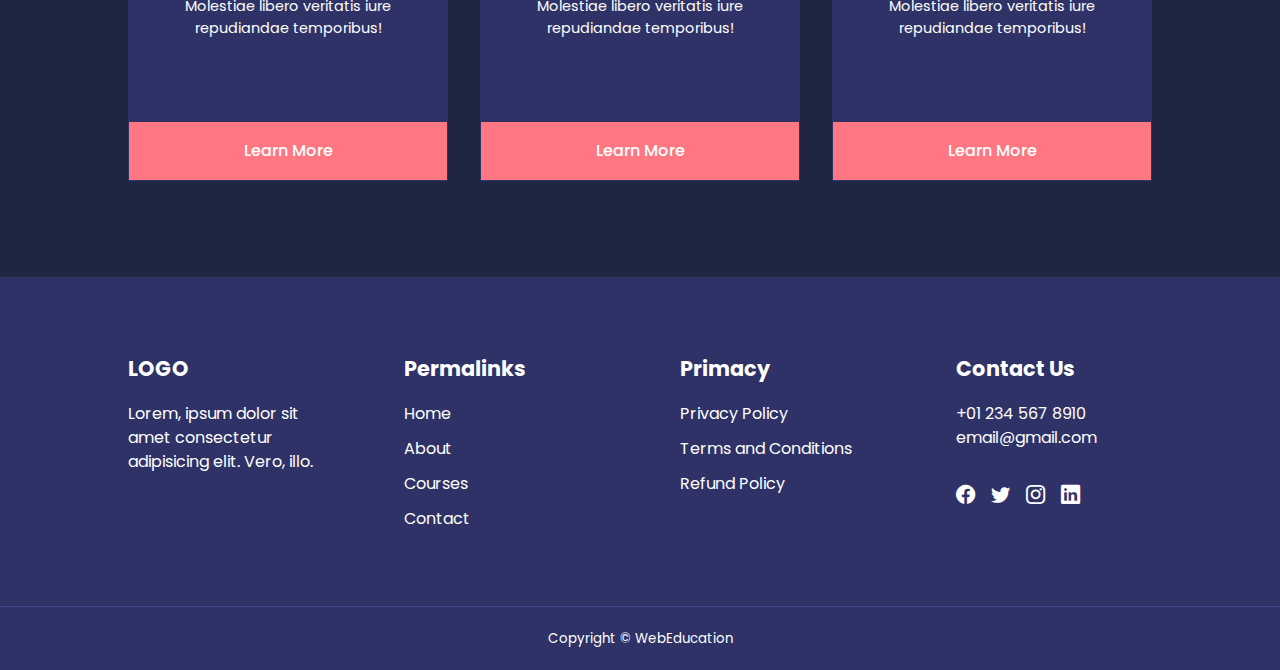
<file: courses.html>
<!DOCTYPE html>
<html lang="en">
  <head>
    <meta charset="UTF-8" />
    <meta http-equiv="X-UA-Compatible" content="IE=edge" />
    <meta name="viewport" content="width=device-width, initial-scale=1.0" />
    <title>
      Courses => Responsive Multipage Education Website Using HTML / CSS /
      JavaScript
    </title>
    <link rel="stylesheet" href="./css/main_page/index.css" />

    <style>
      .courses {
        margin-top: 0;
      }
    </style>

    <!-- Bootstrap Icons -->
    <link
      rel="stylesheet"
      href="https://cdn.jsdelivr.net/npm/bootstrap-icons@1.5.0/font/bootstrap-icons.css"
    />
    <!-- Google Fonts -->
    <link
      href="https://fonts.googleapis.com/css2?family=Montserrat:ital,wght@0,700;1,900&display=swap"
      rel="stylesheet"
    />
  </head>
  <body>
    <nav>
      <div class="container nav__container">
        <a href="index.html">
          <h4>LOGO</h4>
        </a>
        <ul class="nav__menu">
          <li><a href="index.html">Home</a></li>
          <li><a href="about.html">About</a></li>
          <li><a href="courses.html">Courses</a></li>
          <li><a href="contacts.html">Contacts</a></li>
        </ul>
        <button id="open-menu-btn">
          <i class="bi bi-list"></i>
        </button>
        <button id="close-menu-btn">
          <i class="bi bi-x"></i>
        </button>
      </div>
    </nav>

    <section class="courses">
      <h2>Our Popular Courses</h2>
      <div class="container courses__container">
        <!-- <article class="course">
          <div class="course__image">
            <img src="./images/course1.jpg" alt="course1" />
          </div>
          <div class="course__info">
            <h4>Responsive Social Media Website UI Design</h4>
            <p>
              Lorem ipsum, dolor sit amet consectetur adipisicing elit.
              Molestiae libero veritatis iure repudiandae temporibus!
            </p>
          </div>
          <a href="courses.html" class="btn btn-primary">Learn More</a>
        </article> -->
      </div>
    </section>

    <footer class="footer">
      <div class="container footer__container">
        <div class="footer__1">
          <a href="index.html" class="footer__logo">
            <h4>LOGO</h4>
          </a>
          <p>
            Lorem, ipsum dolor sit amet consectetur adipisicing elit. Vero,
            illo.
          </p>
        </div>

        <div class="footer__2">
          <h4>Permalinks</h4>
          <ul class="permalinks">
            <li><a href="index.html">Home</a></li>
            <li><a href="about.html">About</a></li>
            <li><a href="courses.html">Courses</a></li>
            <li><a href="contacts.html">Contact</a></li>
          </ul>
        </div>

        <div class="footer__3">
          <h4>Primacy</h4>
          <ul class="privacy">
            <li><a href="#">Privacy Policy</a></li>
            <li><a href="#">Terms and Conditions</a></li>
            <li><a href="#">Refund Policy</a></li>
          </ul>
        </div>

        <div class="footer__4">
          <h4>Contact Us</h4>
          <div>
            <p>+01 234 567 8910</p>
            <p>email@gmail.com</p>
            <ul class="footer__socials">
              <li>
                <a href="#"><i class="bi bi-facebook"></i></a>
              </li>
              <li>
                <a href="#"><i class="bi bi-twitter"></i></a>
              </li>
              <li>
                <a href="#"><i class="bi bi-instagram"></i></a>
              </li>
              <li>
                <a href="#"><i class="bi bi-linkedin"></i></a>
              </li>
            </ul>
          </div>
        </div>
      </div>
      <div class="footer__copiright">
        <small>Copyright &copy; WebEducation </small>
      </div>
    </footer>

    <script src="./index.js"></script>
    <script src="./courses.js"></script>
  </body>
</html>
</file>
<file: css/main_page/index.css>
@import url('https://fonts.googleapis.com/css2?family=Poppins:wght@300;400;500;600&display=swap');

@import url('./navbar.css');
@import url('./header.css');
@import url('./categories.css');
@import url('./courses.css');
@import url('./faqs.css');
@import url('./testemonials.css');
@import url('./footer.css');

* {
  margin: 0;
  padding: 0;
  border: 0;
  outline: 0;
  text-decoration: none;
  list-style: none;
  box-sizing: border-box;
}

:root {
  --color-primary: #6c63ff;
  --color-success: #00bf8e;
  --color-warning: #f7c94b;
  --color-danger: #ff7782;
  --color-danger-variant: rgba(247, 88, 66, 0.4);
  --color-white: #fff;
  --color-light: rgba(255, 255, 255, 0.7);
  --color-black: #000;
  --color-bg: #1f2641;
  --color-bg1: #2e3267;
  --color-bg2: #424890;

  --container-width-lg: 80%;
  --container-width-md: 90%;
  --container-width-sm: 94%;

  --transition: all 400ms ease;
}

body {
  font-family: 'Poppins', sans-serif;
  line-height: 1.5;
  color: var(--color-white);
  background: var(--color-bg);
}

.container {
  width: var(--container-width-lg);
  margin: 0 auto;
}

section {
  padding: 6rem 0;
}

section h2 {
  text-align: center;
  margin-bottom: 4rem;
}

h1,
h2,
h3,
h4,
h5 {
  line-height: 1.2;
}

h1 {
  font-size: 2.4rem;
}

h2 {
  font-size: 2rem;
}

h3 {
  font-size: 1.6rem;
}

h4 {
  font-size: 1.3rem;
}

a {
  color: var(--color-white);
}

img {
  width: 100%;
  display: block;
  object-fit: cover;
}

.btn {
  display: inline-block;
  background: var(--color-white);
  color: var(--color-black);
  padding: 1rem 2rem;
  border: 1px solid transparent;
  font-weight: 500;
  transition: var(--transition);
}

.btn:hover {
  background: transparent;
  color: var(--color-white);
  border-color: var(--color-white);
}

.btn-primary {
  background: var(--color-danger);
  color: var(--color-white);
}

/* ================ MEDIA QUERY TABLETS================ */

@media screen and (max-width: 1024px) {
  .container {
    width: var(--container-width-md);
  }

  h1 {
    font-size: 2.2rem;
  }

  h2 {
    font-size: 1.7rem;
  }
  h3 {
    font-size: 1.4rem;
  }
  h4 {
    font-size: 1.2rem;
  }
}

/* ================ MEDIA QUERY PHONES================ */
@media screen and (max-width: 768px) {
  .container {
    width: var(--container-width-sm);
  }
}
</file>
<file: css/about_page/about.css>
@import url('./arhievements.css');
@import url('./team.css');
</file>
<file: css/contacts/contacts.css>
.contacts__container {
  background: var(--color-bg1);
  padding: 4rem;
  display: grid;
  grid-template-columns: 40% 60%;
  gap: 4rem;
  height: 30rem;
  margin: 7rem auto;
  border-radius: 1rem;
}

.contacts__aside {
  background: var(--color-primary);
  padding: 3rem;
  border-radius: 1rem;
  position: relative;
  bottom: 10rem;
}

.aside__image {
  width: 12rem;
  margin-bottom: 2rem;
}

.contacts__aside h2 {
  text-align: left;
  margin-bottom: 1rem;
}

.contacts__aside p {
  font-size: 0.9rem;
  margin-bottom: 2rem;
}

.contacts__details li {
  text-align: left;
  margin-bottom: 1rem;
}

.contacts__socials {
  display: flex;
  gap: 1rem;
  margin-top: 3rem;
}

.contacts__socials a {
  background: var(--color-bg2);
  padding: 0.5rem;
  border-radius: 50%;
  font-size: 1rem;
  transition: var(--transition);
}

.contacts__socials a:hover {
  background: transparent;
}

/* ==================== FORM ==================== */

.contacts__form {
  display: flex;
  flex-direction: column;
  gap: 1.2rem;
  margin-right: 4rem;
}

.form__name {
  display: flex;
  gap: 1.2rem;
}

.contacts__form input[type='text'] {
  width: 50%;
}

.contacts__form input,
textarea {
  width: 100%;
  padding: 1rem;
  background: var(--color-bg);
  color: var(--color-white);
}

.contacts__form .btn {
  width: max-content;
  margin-top: 1rem;
  cursor: pointer;
}

/* ================ MEDIA QUERY TABLETS================ */
@media screen and (max-width: 1024px) {
  .contacts {
    padding-bottom: 0;
  }

  .contacts__container {
    gap: 1.5rem;
    margin-top: 3rem;
    height: auto;
    padding: 1.5rem;
  }

  .contacts__aside {
    width: auto;
    padding: 1.5rem;
    bottom: 0;
  }

  .contacts__form {
    align-self: center;
    margin-right: 1.5rem;
  }
}

/* ================ MEDIA QUERY PHONES================ */
@media screen and (max-width: 768px) {
  .contacts__container {
    grid-template-columns: 1fr;
    gap: 3rem;
    margin-top: 0;
    padding: 0;
  }

  .contacts__form {
    margin: 0 1.5rem 3rem;
  }

  .form__name {
    flex-direction: column;
  }

  .form__name input[type='text'] {
    width: 100%;
  }
}
</file>
